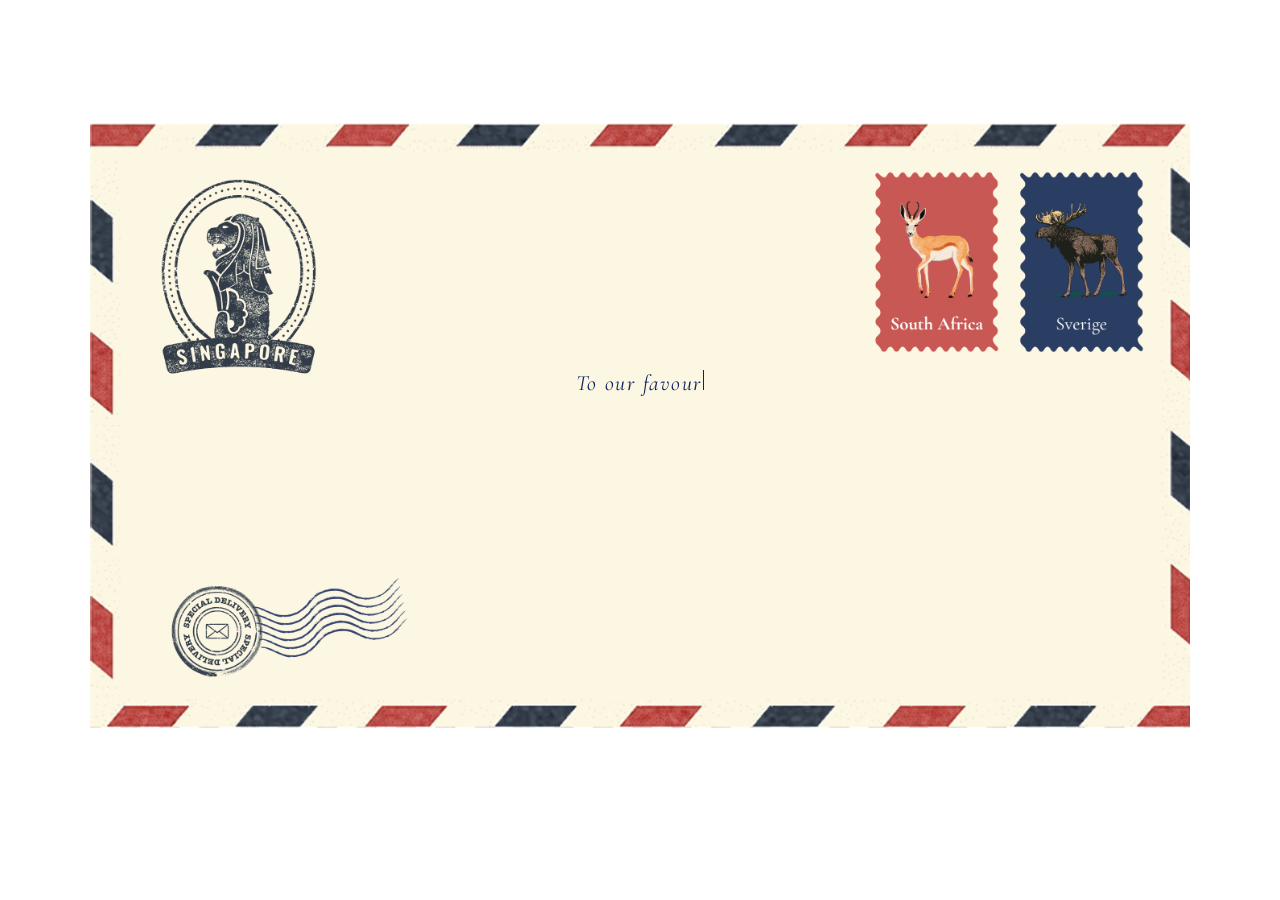
<file: index.html>
<!DOCTYPE html>
<html lang="en">
<head>
  <meta charset="UTF-8">
  <meta name="viewport" content="width=device-width, initial-scale=1.0">
  <title>Olivia &amp; Nic — Save the Date</title>

<!-- Open Graph Meta Tags for Link Previews -->
<meta property="og:type" content="website">
<meta property="og:site_name" content="Olivia &amp; Nicholas">
<meta property="og:title" content="Olivia &amp; Nicholas — Save Our Date">
<meta property="og:description" content="28 December 2027 • Elandskloof Farm, South Africa. Save the date for our wedding!">
<meta property="og:image" content="https://simmons-wedding-2027.netlify.app/images/letterPreview2.png">
<meta property="og:image:secure_url" content="https://simmons-wedding-2027.netlify.app/images/letterPreview2.png">
<meta property="og:image:type" content="image/png">
<meta property="og:image:width" content="1200">
<meta property="og:image:height" content="630">
<meta property="og:url" content="https://simmons-wedding-2027.netlify.app/">

<!-- Twitter / Summary Card Fallback (WhatsApp reads these too) -->
<meta name="twitter:card" content="summary_large_image">
<meta name="twitter:title" content="Olivia &amp; Nicholas — Save Our Date">
<meta name="twitter:description" content="28 December 2027 • Elandskloof Farm, South Africa. Save the date for our wedding!">
<meta name="twitter:image" content="https://simmons-wedding-2027.netlify.app/images/letterPreview2.png">
  
<link rel="preconnect" href="https://fonts.googleapis.com">
  <link rel="preconnect" href="https://fonts.gstatic.com" crossorigin>
  <link href="https://fonts.googleapis.com/css2?family=Cormorant+Garamond:ital,wght@0,400;1,400&family=Great+Vibes&display=swap" rel="stylesheet">
  <link rel="stylesheet" href="css/style.css">
</head>
<body>

  <main class="stage">
    <a class="envelope" href="/pages/save-the-date.html" aria-label="Open our save the date">
        <picture>
            <source media="(max-width: 700px)" srcset="images/letter2.png">
            <img src="images/letter2.png" alt="" class="envelope__art">
        </picture>
      <div class="envelope__text">
        <p class="line-greeting">To our favourite people</p>
        <h1 class="line-script">You've got mail</h1>
      </div>
                  <span class="line-cta">Open by tapping</span>
    </a>
  </main>

  <script src="js/main.js"></script>
</body>
</html>
</file>
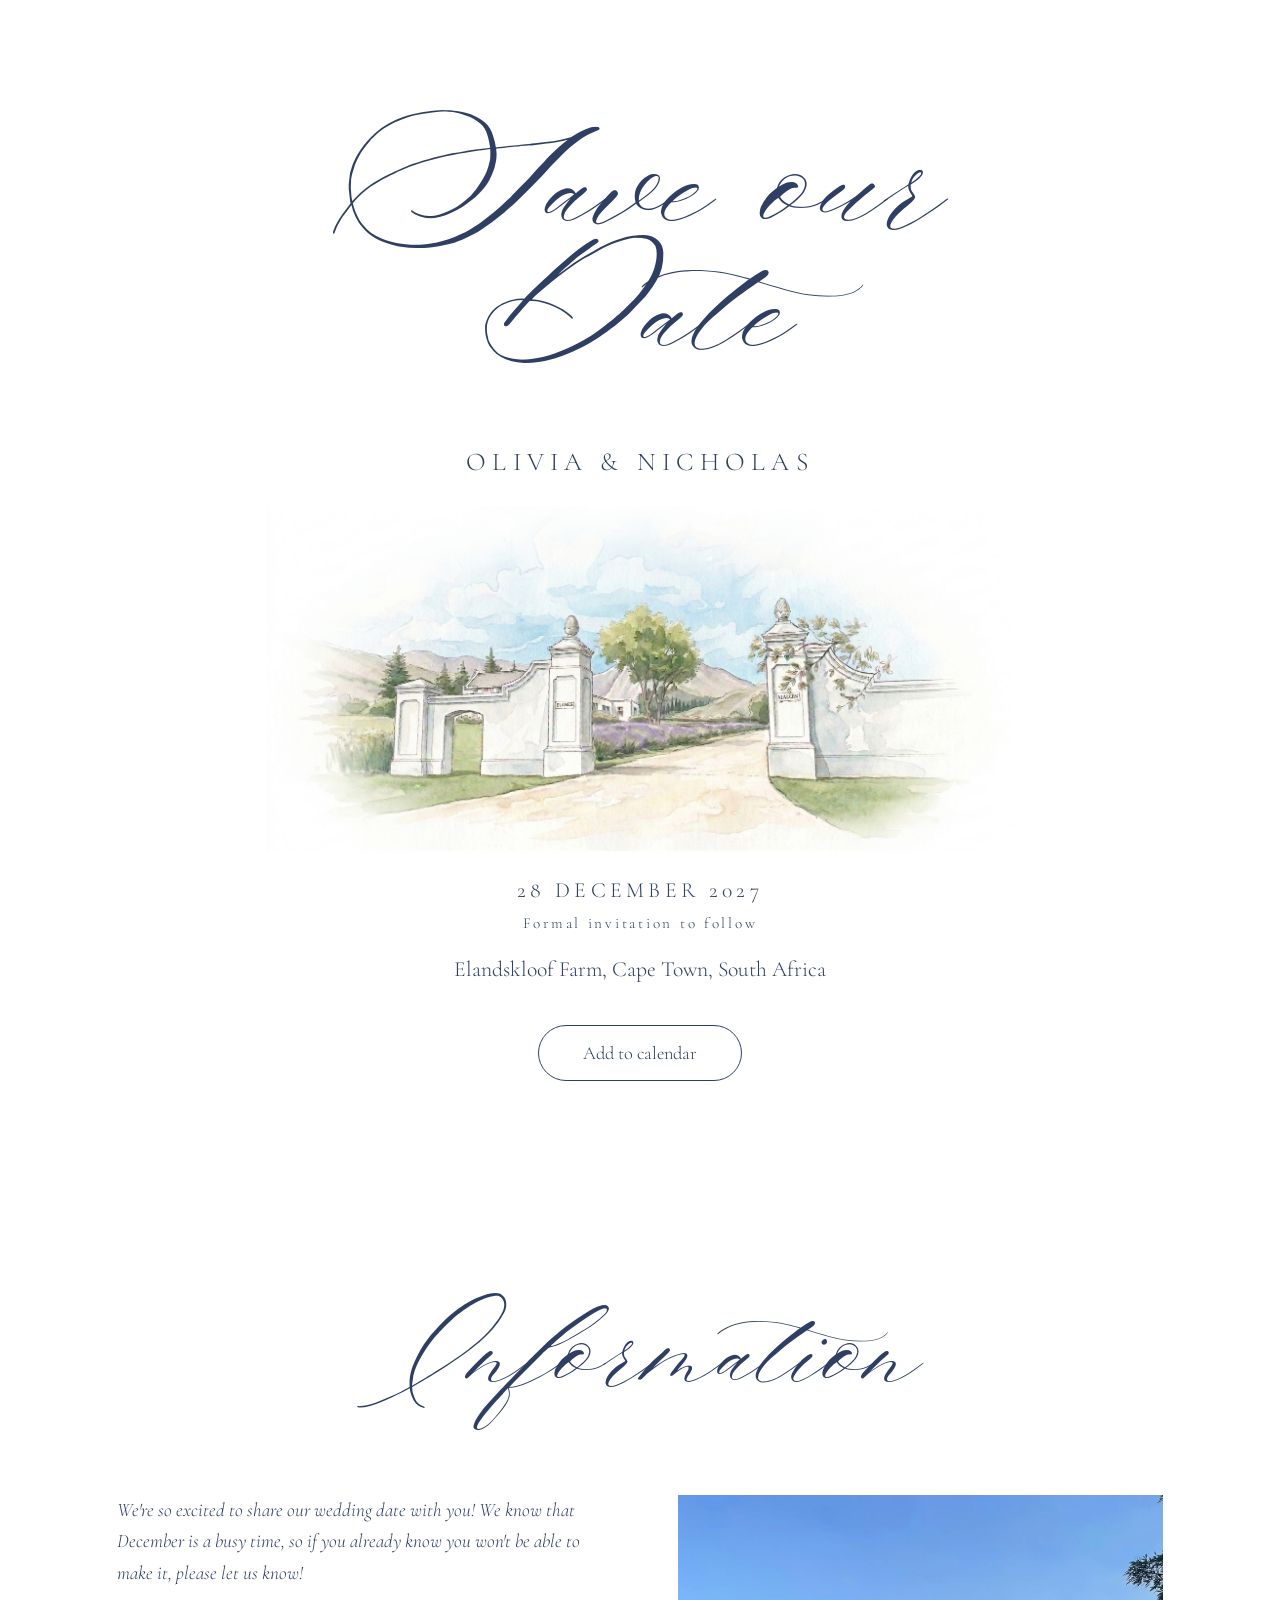
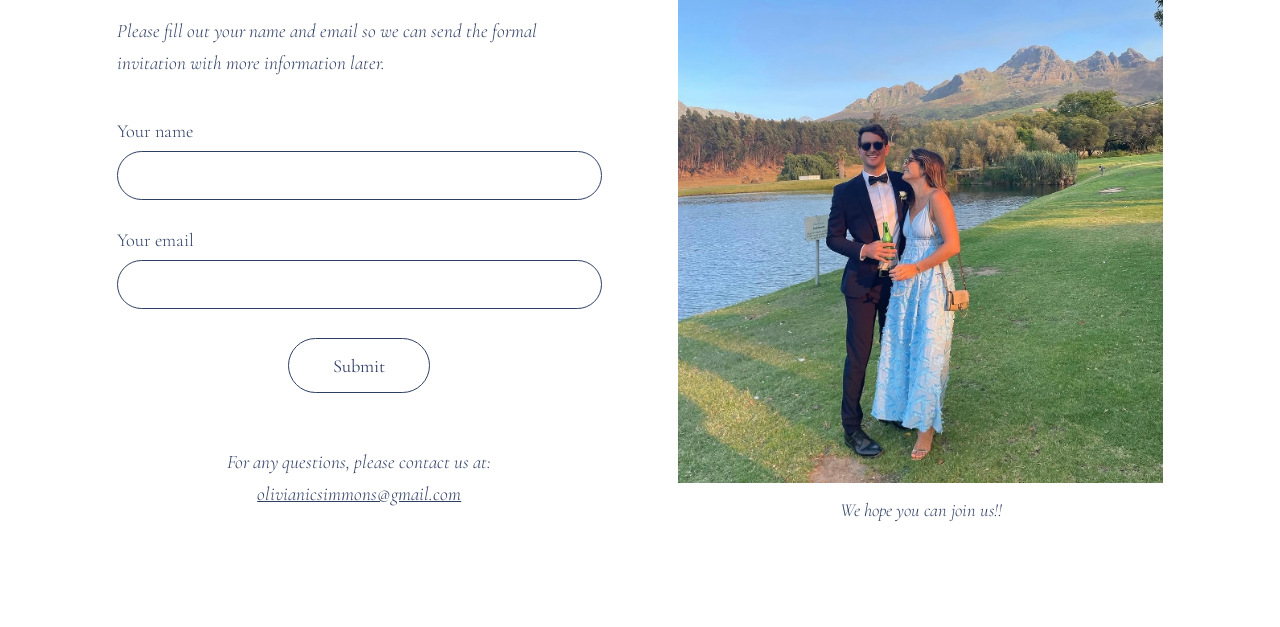
<file: pages/save-the-date.html>
<!DOCTYPE html>
<html lang="en">
<head>
  <meta charset="UTF-8">
  <meta name="viewport" content="width=device-width, initial-scale=1.0">
  <title>Nicholas &amp; Olivia — Save Our Date</title>
  <link rel="preconnect" href="https://fonts.googleapis.com">
  <link rel="preconnect" href="https://fonts.gstatic.com" crossorigin>
  <link href="https://fonts.googleapis.com/css2?family=Cormorant+Garamond:ital,wght@0,300;0,400;1,300;1,400&display=swap" rel="stylesheet">
  <link rel="stylesheet" href="../css/style.css">
  <link rel="stylesheet" href="../css/save-the-date.css">
</head>
<body class="std">

  <header class="hero">
    <h1 class="hero__script">Save our Date</h1>
    <p class="hero__names">Olivia &amp; Nicholas</p>

    <img src="../images/watercolorElandskloof.png" alt="Watercolour illustration of the gates at Elandskloof Farm" class="hero__art">

    <p class="hero__date">
      <time datetime="2027-12-28">28 December 2027</time>
    </p>
    <p class="hero__follow">Formal invitation to follow</p>
    <p class="hero__place">Elandskloof Farm, Cape Town, South Africa</p>

    <a class="btn" id="Add-to-Calender-btn" href="../ics/olivia-nic.ics" download>Add to calendar</a>
</header>

<h2 class="info__script">Information</h2>
  <section class="info">
    <div class="info__text">

    <div class="bread-text">
      <p>We're so excited to share our wedding date with you! We know that December
         is a busy time, so if you already know you won't be able to make it,
         please let us know! </p> 
         
    <p>Please fill out your name and email so we can
         send the formal invitation with more information later.</p>
    </div>
        <form class="rsvp" id="rsvpForm" name="rsvp" method="POST"
            data-netlify="true" netlify-honeypot="bot-field">

            <input type="hidden" name="form-name" value="rsvp">

            <p class="hidden-field">
                <label>Don't fill this out: <input name="bot-field"></label>
            </p>

            <label class="rsvp__label" for="name">Your name</label>
            <input class="rsvp__input" type="text" id="name" name="name" autocomplete="name" required>

            <label class="rsvp__label" for="email">Your email</label>
            <input class="rsvp__input" type="email" id="email" name="email" autocomplete="email" required>

            <button class="btn" type="submit">Submit</button>
            <p class="rsvp__status" id="rsvpStatus" role="status" aria-live="polite"></p>
        </form>
      
    <span class="contact_form">
        <p>For any questions, please contact us at:<br>
            <a href="mailto:olivianicsimmons@gmail.com">olivianicsimmons@gmail.com</a>
        </p>
    </span>    
    </div>

    <figure class="info__figure">
      <img src="../images/NicOlivia.jpg" alt="Olivia and Nicholas at Elandskloof Farm">
      <figcaption>We hope you can join us!!</figcaption>
    </figure>
  </section>

  <script src="../js/reveal.js"></script>
  <script src="../js/rsvp.js"></script>
</body>
</html>
</file>
<file: css/style.css>
@font-face {
  font-family: "Wedding Script";
  src: url("../fonts/slight.otf") format("opentype");
  font-weight: 300;
  font-style: normal;
  font-display: swap;
}


.line-script {
  margin: 0.1em 0 0;
  font-family: "Wedding Script", cursive;
  font-feature-settings: "swsh" 1, "salt" 1;
  font-weight: 400;
  font-size: clamp(1.6rem, 6vw, 4rem);
  line-height: 1.1;
  text-decoration: none;
}

:root {
  --paper: white;
  --ink: #0d2261;
  --envelope-max: 1100px;
}

* { box-sizing: border-box; }

html, body {
  margin: 0;
  padding: 0;
  height: 100%;
}

body {
  background: white;
  color: var(--ink);
  font-family: "Cormorant Garamond", Georgia, serif;
  -webkit-font-smoothing: antialiased;
}

.stage {
  min-height: 100vh;
  min-height: 100dvh;
  display: grid;
  place-items: center;
  padding: 4vmin;
}

/* Envelope wrapper: image sets the size, text is positioned over it */
.envelope {
  position: relative;
  display: block;
  width: 100%;
  max-width: var(--envelope-max);
  text-decoration: none;
  color: inherit;
  transition: transform 0.4s ease;
  -webkit-tap-highlight-color: transparent;
}

.envelope picture {
  display: block;
}

.envelope__art {
  display: block;
  width: 100%;
  height: auto;
  max-height: 90dvh;
  object-fit: contain;
}

.envelope:hover,
.envelope:focus-visible {
  transform: translateY(-4px);
}

.envelope:focus-visible {
  outline: 2px solid var(--ink);
  outline-offset: 8px;
}


/* Text block sits centred over the envelope.
   Percentages keep it locked to the artwork at any screen size. */
.envelope__text {
  position: absolute;
  top: 38%;
  left: 50%;
  transform: translateX(-50%);
  width: 70%;
  text-align: center;
}

.line-greeting {
  margin: 0;
  font-style: italic;
  font-size: clamp(0.7rem, 1.7vw, 1.5rem);
  letter-spacing: 0.08em;
}


.line-cta {
  display: block;
  margin: 1.5rem auto 0;
  width: fit-content;
  text-align: center;
  font-size: clamp(0.6rem, 1.3vw, 1.1rem);
  font-style: italic;
  letter-spacing: 0.22em;
  text-transform: uppercase;
  border-bottom: 1px solid currentColor;
  padding-bottom: 0.2em;
}


/* --- Typing animation --- */

/* Hide text until JS starts, but only if JS is running */
.js .line-greeting,
.js .line-script,
.js .line-cta {
  visibility: hidden;
}

.js .is-typing,
.js .is-done {
  visibility: visible;
}

.is-typing::after {
  content: "";
  display: inline-block;
  width: 1px;
  height: 0.9em;
  margin-left: 0.06em;
  background: currentColor;
  vertical-align: baseline;
  animation: blink 0.7s steps(1) infinite;
}

@keyframes blink {
  50% { opacity: 0; }
}

/* Respect users who don't want motion */
@media (prefers-reduced-motion: reduce) {
  .js .line-greeting,
  .js .line-script,
  .js .line-cta {
    visibility: visible;
  }
  .envelope { transition: none; }
  .is-typing::after { display: none; }
}

@media (max-width: 700px) {
  .envelope{
    max-width: 92vw;
  }

  .envelope__text {
    top: 36%;
    width: 82%;
  }

  .line-greeting {
    font-size: clamp(0.80rem, 3vw, 1.2rem);
    line-height: 1;
  }

  .line-script {
    font-size: clamp(1.2rem, 5vw, 3rem);
    line-height: 1.8;
    margin-top: 0.3em;
  }

  .line-cta {
    font-size: clamp(0.7rem, 2.8vw, 1rem);
    letter-spacing: 0.16em;
  }

  .stage {
    padding: 5vmin 3vmin;
  }
}
</file>
<file: css/save-the-date.css>
.std {
  --navy: #2f3f63;
  color: var(--navy);
  background: #fff;
  font-family: "Cormorant Garamond", Georgia, serif;
  font-weight: 300;
}

.hero {
  max-width: 900px;
  margin: 0 auto;
  padding: 4vmin 6vw 6vmin;
  text-align: center;
  margin-top: 5em;
}

.hero__script {
  font-family: "Wedding Script", cursive;
  font-weight: 400;
  font-size: clamp(3rem, 9vw, 6.5rem);
  margin-top: 10px;
  overflow: visible;
}

.hero__names {
  margin: 0.4em 0 1.2em;
  font-size: clamp(1rem, 2.6vw, 1.6rem);
  letter-spacing: 0.24em;
  text-transform: uppercase;
}

.hero__art {
  display: block;
  width: 100%;
  height: auto;
  margin: 0 auto;
}

.hero__date {
  margin: 1.2em 0 0.5em;
  font-size: clamp(0.95rem, 2.2vw, 1.35rem);
  letter-spacing: 0.2em;
  text-transform: uppercase;
}

.hero__follow {
  margin: 0 0 1.6em;
  font-size: clamp(0.7rem, 1.5vw, 0.95rem);
  letter-spacing: 0.18em;
}

.hero__place {
  margin: 0 0 2em;
  font-size: clamp(1rem, 2.2vw, 1.35rem);
}

.btn {
  display: inline-block;
  padding: 0.85em 2.4em;
  border: 1px solid var(--navy);
  border-radius: 999px;
  background: transparent;
  color: var(--navy);
  font-family: inherit;
  font-size: clamp(0.95rem, 2vw, 1.15rem);
  text-decoration: none;
  cursor: pointer;
  transition: background 0.25s ease, color 0.25s ease;
}

.btn:hover,
.btn:focus-visible {
  background: var(--navy);
  color: #fff;
}

/* --- Information --- */

.info {
  display: grid;
  grid-template-columns: 1fr 1fr;
  gap: 6vw;
  align-items: start;
  max-width: 1200px;
  margin: 0 auto;
  padding: 4vmin 6vw 10vmin;
}

.info__script {
  display: block;
  font-family: "Wedding Script", cursive;
  font-weight: 400;
  font-size: clamp(2.6rem, 7vw, 5rem);
  line-height: 1;
  margin: 0 0 0.8em;
  text-align: center;
  margin-top: 1em;
  grid-column: 1 / -1;
}

.info__text p {
  font-style: italic;
  font-size: clamp(1rem, 1.9vw, 1.2rem);
  line-height: 1.65;
  margin: 0 0 1.4em;
  max-width: 34em;
}

.info__text a {
  color: inherit;
}

.contact_form{
    text-align: center;

}

.info__figure {
  margin: 0;
}

.info__figure img {
  display: block;
  width: 100%;
  height: auto;
}

.info__figure figcaption {
  margin-top: 0.9em;
  text-align: center;
  font-style: italic;
  font-size: clamp(0.95rem, 1.8vw, 1.15rem);
}

/* --- Form --- */

.rsvp {
  margin-top: 2.5em;
  max-width: 32em;
}

.rsvp__label {
  display: block;
  margin-bottom: 0.5em;
  font-size: clamp(0.95rem, 1.8vw, 1.15rem);
}

.rsvp__input {
  display: block;
  width: 100%;
  margin-bottom: 1.8em;
  padding: 0.85em 1.2em;
  border: 1px solid var(--navy);
  border-radius: 999px;
  background: transparent;
  color: inherit;
  font-family: inherit;
  font-size: 1rem;
}

.rsvp__input:focus-visible {
  outline: 2px solid var(--navy);
  outline-offset: 2px;
}

.rsvp .btn {
  display: block;
  margin: 0 auto;
}

.rsvp__status {
  margin-top: 1.2em;
  text-align: center;
  font-style: italic;
  min-height: 1.4em;
}

/* --- Reveal on load --- */

@keyframes floatUp {
  from {
    opacity: 0;
    transform: translateY(28px);
  }
  to {
    opacity: 1;
    transform: translateY(0);
  }
}

.std .hero > * {
  opacity: 0;
  animation: floatUp 1s cubic-bezier(0.22, 1, 0.36, 1) forwards;
}

.std .hero__script  { animation-delay: 0.1s; }
.std .hero__names   { animation-delay: 0.3s; }
.std .hero__art     { animation-delay: 0.5s; }
.std .hero__date    { animation-delay: 0.8s; }
.std .hero__follow  { animation-delay: 0.95s; }
.std .hero__place   { animation-delay: 1.1s; }
.std .hero .btn     { animation-delay: 1.3s; }

/* --- Reveal on scroll --- */

.reveal {
  opacity: 0;
  transform: translateY(32px);
  transition: opacity 0.9s cubic-bezier(0.22, 1, 0.36, 1),
              transform 0.9s cubic-bezier(0.22, 1, 0.36, 1);
}

.reveal.is-visible {
  opacity: 1;
  transform: translateY(0);
}

.hidden-field {
  position: absolute;
  left: -9999px;
  opacity: 0;
  pointer-events: none;
}

#Add-to-Calender-btn{
    margin-bottom: 100px;
}

@media (prefers-reduced-motion: reduce) {
  .std .hero > *,
  .reveal {
    opacity: 1;
    transform: none;
    animation: none;
    transition: none;
  }
}

@media (max-width: 800px) {
  .info {
    grid-template-columns: 1fr;
    gap: 3rem;
  }

  .bread-text{
    text-align: center;
    }

  .info__text p {
    max-width: none;
    margin-left: auto;
    margin-right: auto;
  }
  .rsvp {
    margin-left: auto;
    margin-right: auto;
  }
}

@media (max-width: 600px) {
  .hero__script { font-size: clamp(2.4rem, 13vw, 4rem); }
}
</file>
